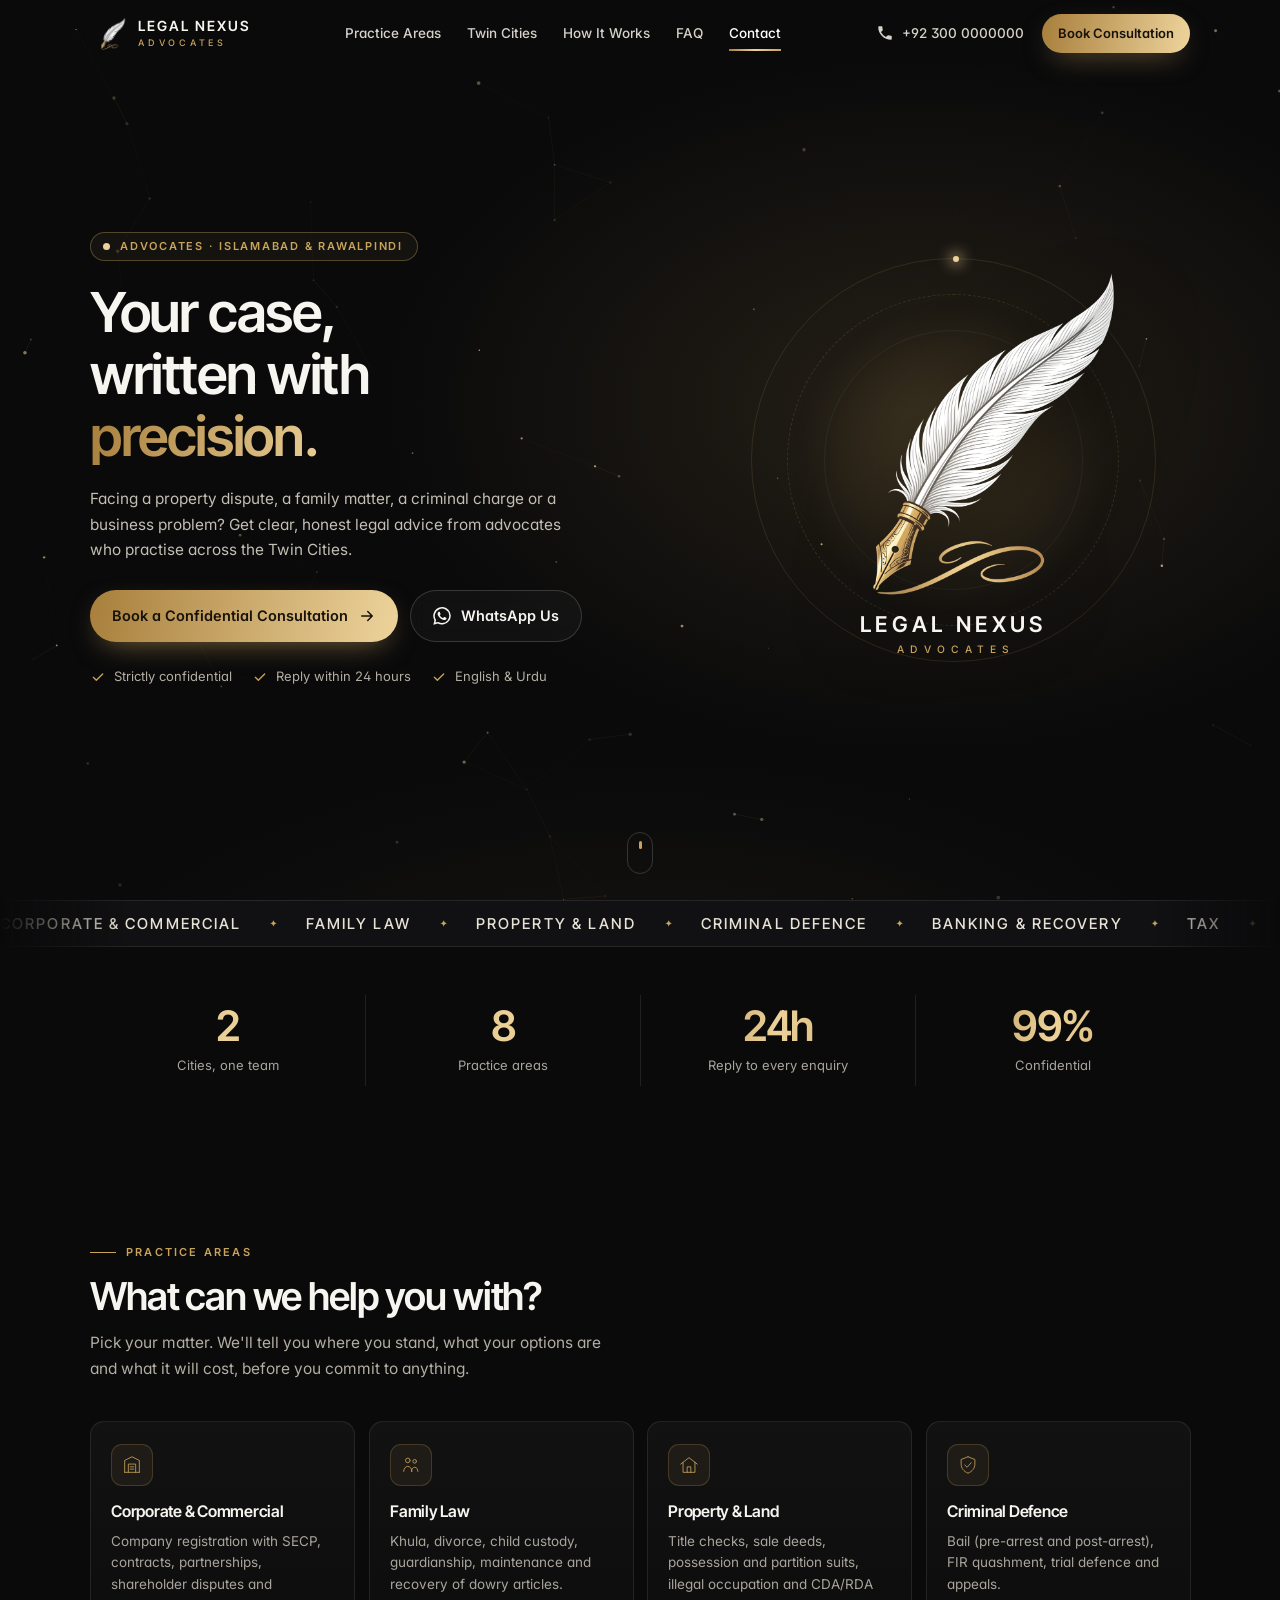
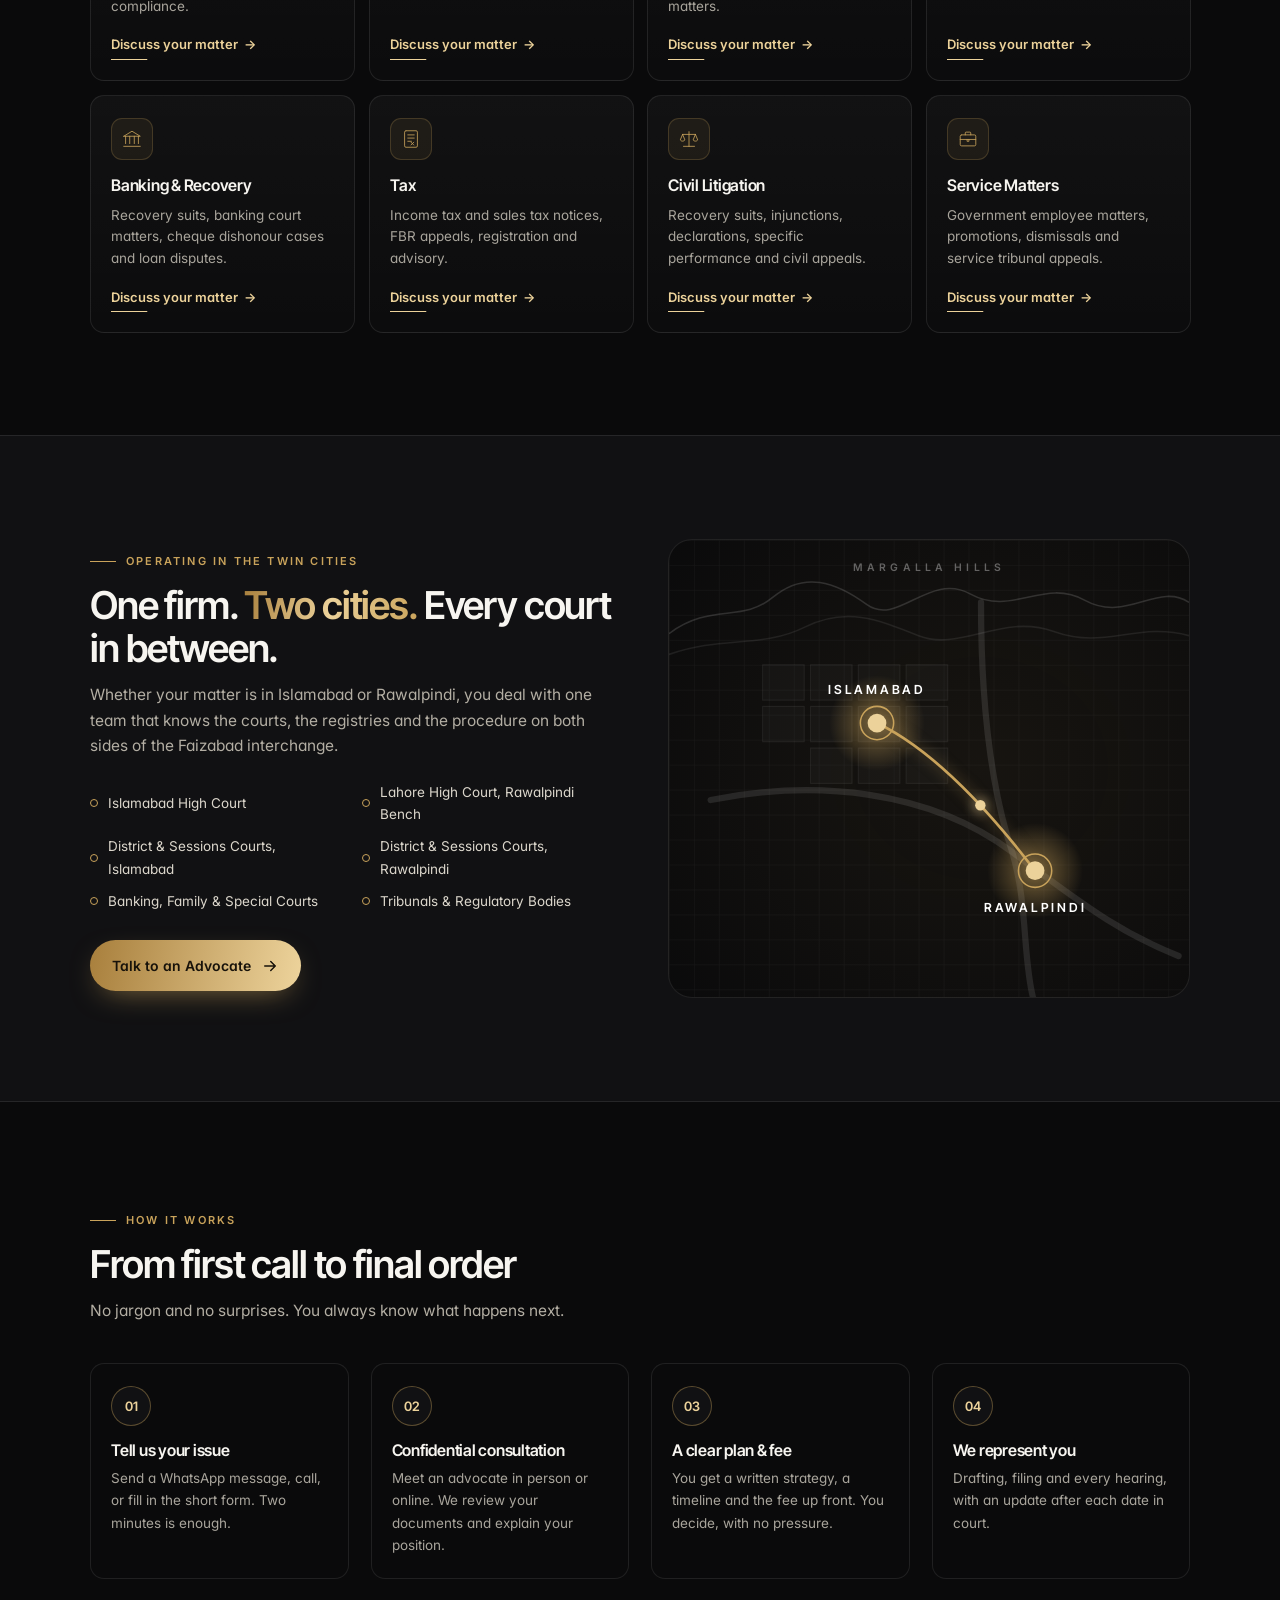
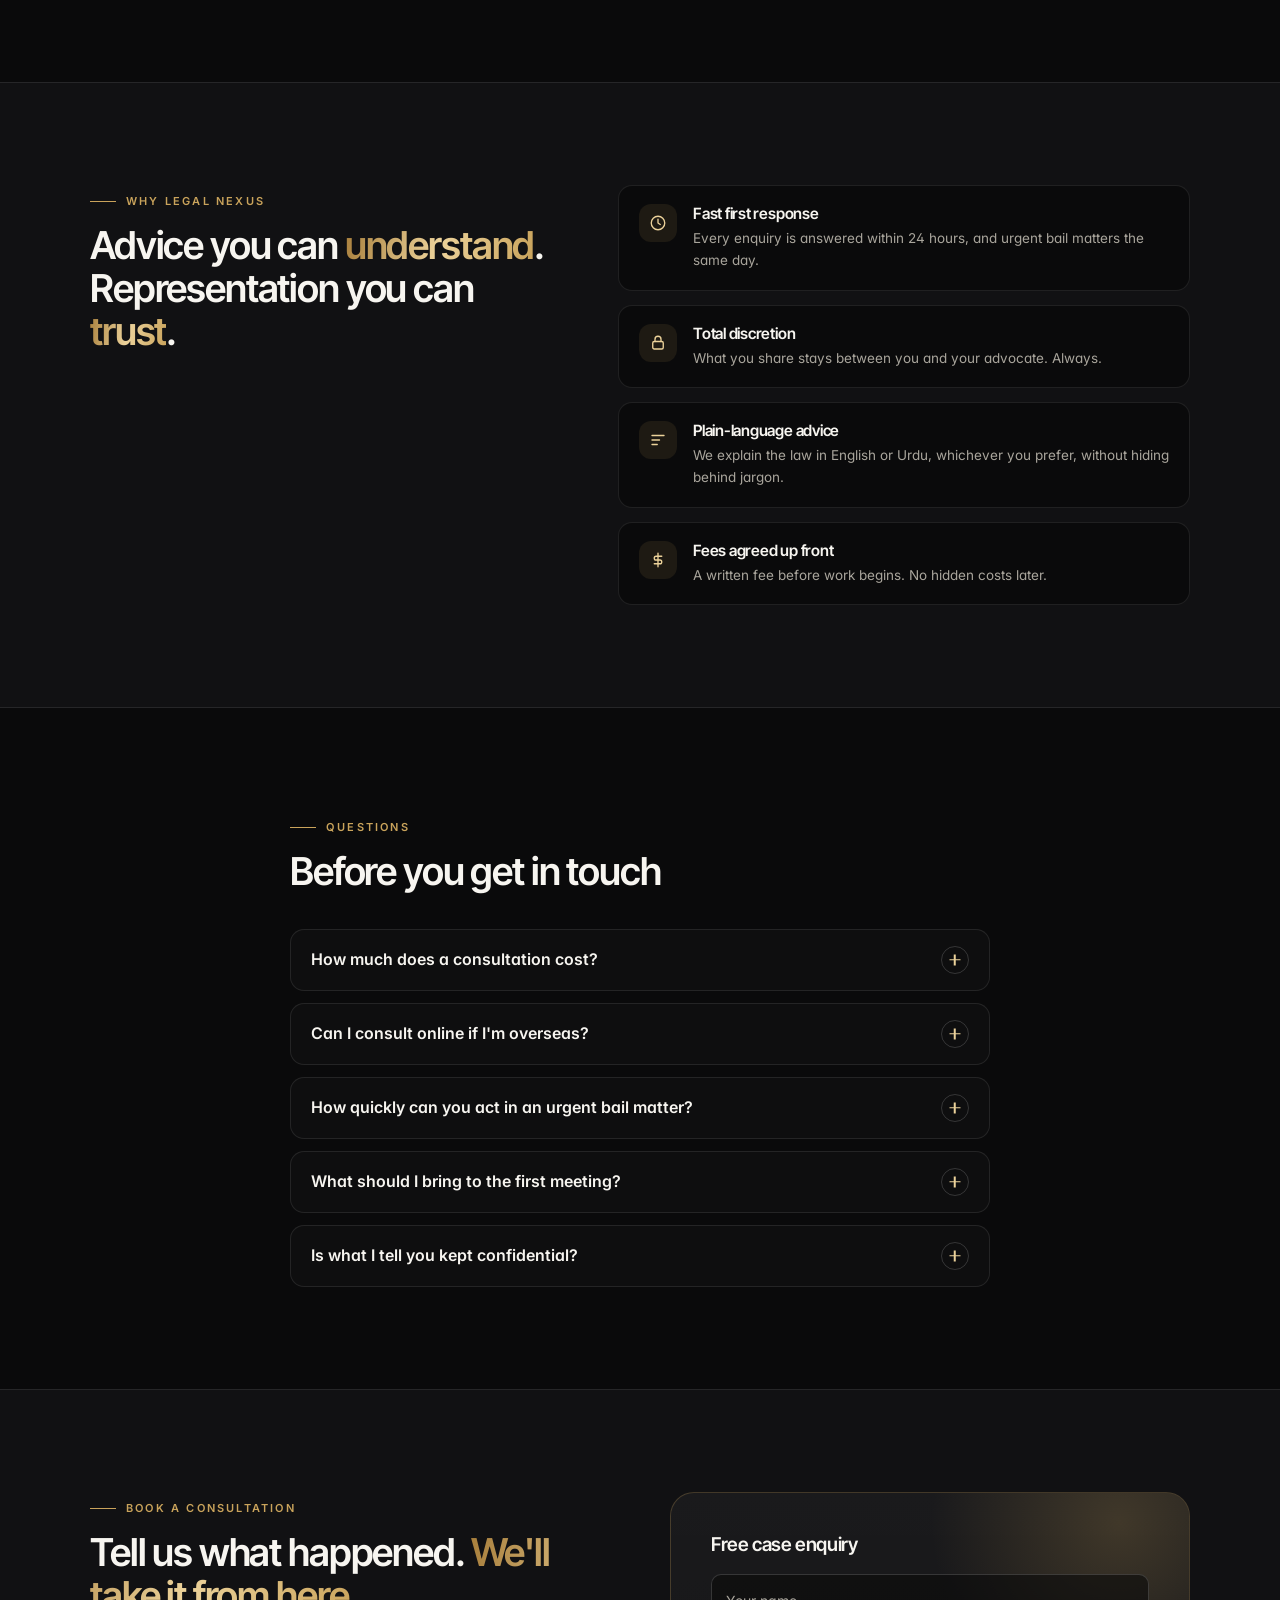
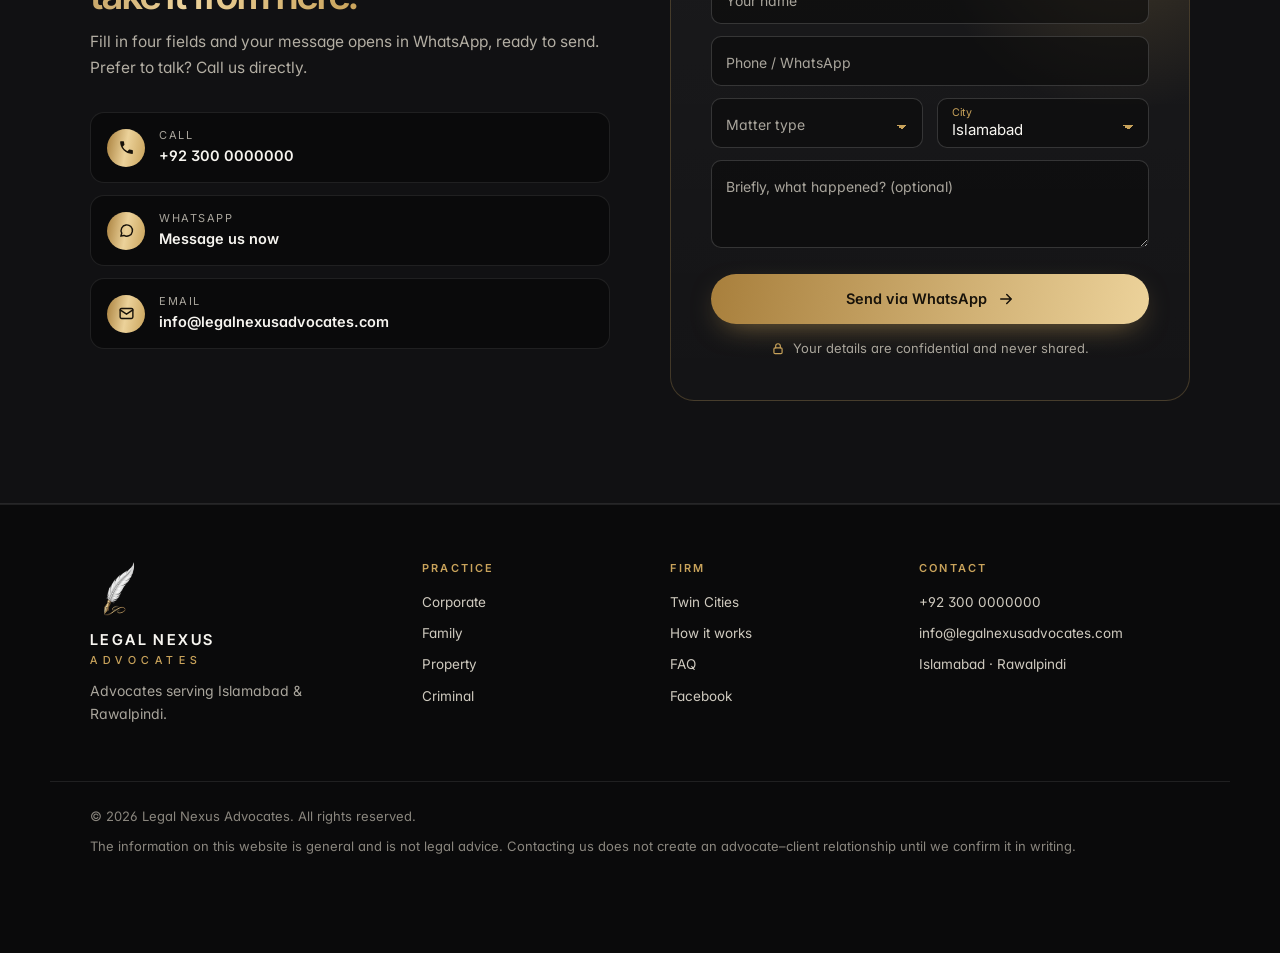
<file: index.html>
<!doctype html>
<html lang="en">
<head>
  <meta charset="utf-8" />
  <meta name="viewport" content="width=device-width, initial-scale=1" />
  <title>Legal Nexus Advocates | Lawyers in Islamabad &amp; Rawalpindi</title>
  <meta name="description" content="Legal Nexus Advocates: advocates serving Islamabad and Rawalpindi in corporate, family, property, criminal, banking, tax, civil and service matters. Book a confidential consultation." />
  <meta name="theme-color" content="#0a0a0b" />
  <link rel="icon" href="assets/favicon.png" type="image/png" />
  <link rel="apple-touch-icon" href="assets/favicon.png" />
  <meta property="og:title" content="Legal Nexus Advocates | Islamabad &amp; Rawalpindi" />
  <meta property="og:description" content="Clear legal advice and strong representation across the Twin Cities. Book a confidential consultation." />
  <meta property="og:image" content="assets/logo-full.png" />
  <link rel="preconnect" href="https://fonts.googleapis.com" />
  <link rel="preconnect" href="https://fonts.gstatic.com" crossorigin />
  <link href="https://fonts.googleapis.com/css2?family=Inter+Tight:wght@500;600;700&family=Inter:wght@400;500;600&display=swap" rel="stylesheet" />
  <link rel="stylesheet" href="styles.css" />
  <script type="application/ld+json">
  {
    "@context": "https://schema.org",
    "@type": "LegalService",
    "name": "Legal Nexus Advocates",
    "url": "https://legalnexusadvocates.com",
    "logo": "https://legalnexusadvocates.com/assets/logo-full.png",
    "areaServed": [{"@type": "City", "name": "Islamabad"}, {"@type": "City", "name": "Rawalpindi"}],
    "sameAs": ["https://www.facebook.com/legalnexusadvocates/"]
  }
  </script>
</head>
<body>
  <a class="skip" href="#main">Skip to content</a>

  <!-- Preloader: the nib writes the flourish once per visit -->
  <div class="preloader" aria-hidden="true">
    <div class="preloader__mark mark-anim"><img class="mark-anim__pen" src="assets/mark-pen.webp" alt="" width="1200" height="1035" /><img class="mark-anim__ink" src="assets/mark-ink.webp" alt="" width="1200" height="1035" /></div>
  </div>

  <div class="progress" aria-hidden="true"><span></span></div>
  <div class="cursor" aria-hidden="true"><span class="cursor__dot"></span><span class="cursor__ring"></span></div>

  <!-- ============ HEADER ============ -->
  <header class="header" id="top">
    <div class="container header__inner">
      <a href="#top" class="brand" aria-label="Legal Nexus Advocates, home">
        <img src="assets/mark-160.png" alt="" width="46" height="40" class="brand__mark" />
        <span class="brand__text"><b>Legal Nexus</b><small>Advocates</small></span>
      </a>
      <nav class="nav" aria-label="Main">
        <a href="#practice" class="nav__link">Practice Areas</a>
        <a href="#twin-cities" class="nav__link">Twin Cities</a>
        <a href="#process" class="nav__link">How It Works</a>
        <a href="#faq" class="nav__link">FAQ</a>
        <a href="#contact" class="nav__link">Contact</a>
      </nav>
      <div class="header__cta">
        <a class="header__phone js-call" href="tel:+923000000000">
          <svg viewBox="0 0 24 24" class="icon ring-icon"><path d="M6.6 10.8a15.1 15.1 0 0 0 6.6 6.6l2.2-2.2a1 1 0 0 1 1-.25 11.4 11.4 0 0 0 3.6.57 1 1 0 0 1 1 1V20a1 1 0 0 1-1 1A17 17 0 0 1 3 4a1 1 0 0 1 1-1h3.5a1 1 0 0 1 1 1c0 1.25.2 2.45.57 3.6a1 1 0 0 1-.25 1z"/></svg>
          <span class="js-phone-label">+92 300 0000000</span>
        </a>
        <a href="#contact" class="btn btn--gold btn--sm magnetic"><span>Book Consultation</span></a>
        <button class="burger" aria-label="Open menu" aria-expanded="false" aria-controls="mobile-menu"><span></span><span></span></button>
      </div>
    </div>
    <div class="mobile-menu" id="mobile-menu">
      <a href="#practice">Practice Areas</a>
      <a href="#twin-cities">Twin Cities</a>
      <a href="#process">How It Works</a>
      <a href="#faq">FAQ</a>
      <a href="#contact">Contact</a>
      <a href="#contact" class="btn btn--gold"><span>Book a Consultation</span></a>
    </div>
  </header>

  <main id="main">
    <!-- ============ HERO ============ -->
    <section class="hero">
      <canvas class="hero__canvas" aria-hidden="true"></canvas>
      <div class="hero__spot" aria-hidden="true"></div>
      <div class="container hero__grid">
        <div class="hero__copy">
          <p class="eyebrow hero__eyebrow"><span class="dot"></span> Advocates &middot; Islamabad &amp; Rawalpindi</p>
          <h1 class="hero__title">
            <span class="line"><span class="word">Your</span> <span class="word">case,</span></span>
            <span class="line"><span class="word">written</span> <span class="word">with</span></span>
            <span class="line"><span class="word word--gold">precision.</span></span>
          </h1>
          <p class="hero__sub">Facing a property dispute, a family matter, a criminal charge or a business problem? Get clear, honest legal advice from advocates who practise across the Twin Cities.</p>
          <div class="hero__ctas">
            <a href="#contact" class="btn btn--gold btn--lg magnetic"><span>Book a Confidential Consultation</span>
              <svg viewBox="0 0 24 24" class="icon arrow"><path d="M5 12h14M13 6l6 6-6 6"/></svg></a>
            <a href="https://wa.me/923000000000" class="btn btn--ghost btn--lg js-wa magnetic" target="_blank" rel="noopener">
              <svg viewBox="0 0 24 24" class="icon wa-icon"><path d="M20.5 3.5A11.8 11.8 0 0 0 1.9 17.7L.5 23.5l5.9-1.5a11.8 11.8 0 0 0 14.1-18.5zM12 21.4a9.6 9.6 0 0 1-4.9-1.3l-.35-.2-3.5.9.94-3.4-.23-.36A9.6 9.6 0 1 1 12 21.4zm5.3-7.2c-.3-.15-1.7-.85-2-.94s-.46-.15-.66.15-.76.94-.93 1.13-.34.22-.63.07a7.9 7.9 0 0 1-2.3-1.43 8.8 8.8 0 0 1-1.6-2c-.17-.3 0-.45.13-.6l.44-.52a2 2 0 0 0 .3-.49.55.55 0 0 0 0-.52c-.08-.15-.66-1.6-.9-2.18s-.48-.5-.66-.5h-.56a1.1 1.1 0 0 0-.78.36 3.3 3.3 0 0 0-1 2.45 5.7 5.7 0 0 0 1.2 3.03 13 13 0 0 0 5 4.4c.7.3 1.24.48 1.67.62a4 4 0 0 0 1.84.11 3 3 0 0 0 1.97-1.39 2.4 2.4 0 0 0 .17-1.39c-.07-.12-.27-.2-.56-.34z"/></svg>
              <span>WhatsApp Us</span></a>
          </div>
          <ul class="hero__trust">
            <li><svg viewBox="0 0 24 24" class="icon check"><path d="M5 12.5l4.5 4.5L19 7.5"/></svg> Strictly confidential</li>
            <li><svg viewBox="0 0 24 24" class="icon check"><path d="M5 12.5l4.5 4.5L19 7.5"/></svg> Reply within 24 hours</li>
            <li><svg viewBox="0 0 24 24" class="icon check"><path d="M5 12.5l4.5 4.5L19 7.5"/></svg> English &amp; Urdu</li>
          </ul>
        </div>

        <div class="hero__art" aria-hidden="true">
          <div class="hero__halo"></div>
          <div class="hero__orbit"><span></span><span></span><span></span></div>
          <div class="quill mark-anim">
            <div class="quill__pen"><img class="mark-anim__pen" src="assets/mark-pen.webp" alt="" width="1200" height="1035" fetchpriority="high" /><span class="quill__sheen"></span></div>
            <img class="mark-anim__ink" src="assets/mark-ink.webp" alt="" width="1200" height="1035" />
            <span class="quill__drop"></span>
          </div>
          <div class="hero__wordmark">
            <span class="wm-main">LEGAL NEXUS</span>
            <span class="wm-sub">ADVOCATES</span>
          </div>
        </div>
      </div>
      <a href="#practice" class="scroll-cue" aria-label="Scroll to practice areas"><span></span></a>
    </section>

    <!-- ============ MARQUEE ============ -->
    <div class="marquee" aria-hidden="true">
      <div class="marquee__track">
        <span>Corporate &amp; Commercial</span><i>&#10022;</i><span>Family Law</span><i>&#10022;</i><span>Property &amp; Land</span><i>&#10022;</i><span>Criminal Defence</span><i>&#10022;</i><span>Banking &amp; Recovery</span><i>&#10022;</i><span>Tax</span><i>&#10022;</i><span>Civil Litigation</span><i>&#10022;</i><span>Service Matters</span><i>&#10022;</i>
        <span>Corporate &amp; Commercial</span><i>&#10022;</i><span>Family Law</span><i>&#10022;</i><span>Property &amp; Land</span><i>&#10022;</i><span>Criminal Defence</span><i>&#10022;</i><span>Banking &amp; Recovery</span><i>&#10022;</i><span>Tax</span><i>&#10022;</i><span>Civil Litigation</span><i>&#10022;</i><span>Service Matters</span><i>&#10022;</i>
      </div>
    </div>

    <!-- ============ STATS ============ -->
    <section class="stats">
      <div class="container stats__grid">
        <div class="stat reveal"><b><span class="count" data-to="2">0</span></b><span>Cities, one team</span></div>
        <div class="stat reveal"><b><span class="count" data-to="8">0</span></b><span>Practice areas</span></div>
        <div class="stat reveal"><b><span class="count" data-to="24">0</span>h</b><span>Reply to every enquiry</span></div>
        <div class="stat reveal"><b><span class="count" data-to="100">0</span>%</b><span>Confidential</span></div>
      </div>
    </section>

    <!-- ============ PRACTICE AREAS ============ -->
    <section class="section" id="practice">
      <div class="container">
        <header class="section__head reveal">
          <p class="eyebrow">Practice Areas</p>
          <h2 class="section__title">What can we help you with?</h2>
          <p class="section__lead">Pick your matter. We'll tell you where you stand, what your options are and what it will cost, before you commit to anything.</p>
        </header>
        <div class="cards">
          <article class="card reveal" data-area="Corporate & Commercial">
            <div class="card__icon"><svg viewBox="0 0 48 48"><path d="M8 40V14l16-8 16 8v26M8 40h32M16 40V22h16v18M20 28h8M20 33h8"/></svg></div>
            <h3>Corporate &amp; Commercial</h3>
            <p>Company registration with SECP, contracts, partnerships, shareholder disputes and compliance.</p>
            <button class="card__cta js-area" type="button">Discuss your matter <span>&rarr;</span></button>
          </article>
          <article class="card reveal" data-area="Family Law">
            <div class="card__icon"><svg viewBox="0 0 48 48"><circle cx="17" cy="14" r="5"/><circle cx="32" cy="16" r="4"/><path d="M8 38c0-6 4-11 9-11s9 5 9 11M25 38c0-5 3-9 7-9s7 4 7 9"/></svg></div>
            <h3>Family Law</h3>
            <p>Khula, divorce, child custody, guardianship, maintenance and recovery of dowry articles.</p>
            <button class="card__cta js-area" type="button">Discuss your matter <span>&rarr;</span></button>
          </article>
          <article class="card reveal" data-area="Property & Land">
            <div class="card__icon"><svg viewBox="0 0 48 48"><path d="M6 22L24 8l18 14M11 18v22h26V18M20 40V28h8v12"/></svg></div>
            <h3>Property &amp; Land</h3>
            <p>Title checks, sale deeds, possession and partition suits, illegal occupation and CDA/RDA matters.</p>
            <button class="card__cta js-area" type="button">Discuss your matter <span>&rarr;</span></button>
          </article>
          <article class="card reveal" data-area="Criminal Defence">
            <div class="card__icon"><svg viewBox="0 0 48 48"><path d="M24 6l15 6v10c0 9-6 16-15 20C15 38 9 31 9 22V12z"/><path d="M17 24l5 5 9-10"/></svg></div>
            <h3>Criminal Defence</h3>
            <p>Bail (pre-arrest and post-arrest), FIR quashment, trial defence and appeals.</p>
            <button class="card__cta js-area" type="button">Discuss your matter <span>&rarr;</span></button>
          </article>
          <article class="card reveal" data-area="Banking & Recovery">
            <div class="card__icon"><svg viewBox="0 0 48 48"><path d="M6 18h36L24 7zM10 18v16M19 18v16M29 18v16M38 18v16M6 40h36"/></svg></div>
            <h3>Banking &amp; Recovery</h3>
            <p>Recovery suits, banking court matters, cheque dishonour cases and loan disputes.</p>
            <button class="card__cta js-area" type="button">Discuss your matter <span>&rarr;</span></button>
          </article>
          <article class="card reveal" data-area="Tax">
            <div class="card__icon"><svg viewBox="0 0 48 48"><rect x="10" y="6" width="28" height="36" rx="3"/><path d="M17 15h14M17 22h14M17 29h8M30 31l-6 6M24 31l6 6"/></svg></div>
            <h3>Tax</h3>
            <p>Income tax and sales tax notices, FBR appeals, registration and advisory.</p>
            <button class="card__cta js-area" type="button">Discuss your matter <span>&rarr;</span></button>
          </article>
          <article class="card reveal" data-area="Civil Litigation">
            <div class="card__icon"><svg viewBox="0 0 48 48"><path d="M24 8v32M12 40h24M10 14h28M10 14l-5 12a6 6 0 0 0 10 0zM38 14l-5 12a6 6 0 0 0 10 0z"/></svg></div>
            <h3>Civil Litigation</h3>
            <p>Recovery suits, injunctions, declarations, specific performance and civil appeals.</p>
            <button class="card__cta js-area" type="button">Discuss your matter <span>&rarr;</span></button>
          </article>
          <article class="card reveal" data-area="Service Matters">
            <div class="card__icon"><svg viewBox="0 0 48 48"><rect x="7" y="15" width="34" height="24" rx="3"/><path d="M18 15v-4a2 2 0 0 1 2-2h8a2 2 0 0 1 2 2v4M7 25h34M22 25v4h4v-4"/></svg></div>
            <h3>Service Matters</h3>
            <p>Government employee matters, promotions, dismissals and service tribunal appeals.</p>
            <button class="card__cta js-area" type="button">Discuss your matter <span>&rarr;</span></button>
          </article>
        </div>
      </div>
    </section>

    <!-- ============ TWIN CITIES ============ -->
    <section class="section section--dark" id="twin-cities">
      <div class="container twin">
        <div class="twin__copy reveal">
          <p class="eyebrow">Operating in the Twin Cities</p>
          <h2 class="section__title">One firm. <em>Two cities.</em> Every court in between.</h2>
          <p class="section__lead">Whether your matter is in Islamabad or Rawalpindi, you deal with one team that knows the courts, the registries and the procedure on both sides of the Faizabad interchange.</p>
          <!-- TODO: confirm this list matches the courts the firm actually appears in -->
          <ul class="courts">
            <li><span></span>Islamabad High Court</li>
            <li><span></span>Lahore High Court, Rawalpindi Bench</li>
            <li><span></span>District &amp; Sessions Courts, Islamabad</li>
            <li><span></span>District &amp; Sessions Courts, Rawalpindi</li>
            <li><span></span>Banking, Family &amp; Special Courts</li>
            <li><span></span>Tribunals &amp; Regulatory Bodies</li>
          </ul>
          <a href="#contact" class="btn btn--gold magnetic"><span>Talk to an Advocate</span>
            <svg viewBox="0 0 24 24" class="icon arrow"><path d="M5 12h14M13 6l6 6-6 6"/></svg></a>
        </div>
        <div class="twin__map reveal" aria-hidden="true">
          <svg viewBox="0 0 500 440" class="map">
            <defs>
              <radialGradient id="glow"><stop offset="0" stop-color="#c9a35b" stop-opacity=".55"/><stop offset="1" stop-color="#c9a35b" stop-opacity="0"/></radialGradient>
              <pattern id="grid" width="24" height="24" patternUnits="userSpaceOnUse"><path d="M24 0H0V24" fill="none" stroke="rgba(255,255,255,.05)"/></pattern>
            </defs>
            <rect width="500" height="440" fill="url(#grid)" />
            <!-- Margalla hills -->
            <path class="map__hills" d="M0 90 C40 60 70 80 100 55 S160 40 190 62 S250 30 290 52 S360 36 400 58 S470 40 500 60" />
            <path class="map__hills map__hills--2" d="M0 110 C50 92 90 104 130 84 S200 76 240 92 S320 70 370 88 S450 78 500 92" />
            <!-- Islamabad sector grid -->
            <g class="map__sectors">
              <rect x="90" y="120" width="40" height="34" /><rect x="136" y="120" width="40" height="34" /><rect x="182" y="120" width="40" height="34" /><rect x="228" y="120" width="40" height="34" />
              <rect x="90" y="160" width="40" height="34" /><rect x="136" y="160" width="40" height="34" /><rect x="182" y="160" width="40" height="34" /><rect x="228" y="160" width="40" height="34" />
              <rect x="136" y="200" width="40" height="34" /><rect x="182" y="200" width="40" height="34" /><rect x="228" y="200" width="40" height="34" />
            </g>
            <!-- Roads -->
            <path class="map__road" d="M40 250 C140 230 250 240 330 300 S440 380 490 400" />
            <path class="map__road" d="M300 60 C300 160 310 240 330 300 C345 350 340 400 350 440" />
            <!-- Connection -->
            <path class="map__link" d="M200 176 C 250 200, 300 250, 352 318" />
            <circle class="map__pulse" r="5" fill="#ecd29a"><animateMotion dur="3.2s" repeatCount="indefinite" path="M200 176 C 250 200, 300 250, 352 318" /></circle>
            <!-- Nodes -->
            <g class="map__node" transform="translate(200 176)">
              <circle r="46" fill="url(#glow)" class="map__halo" />
              <circle r="9" class="map__dot" /><circle r="16" class="map__ring" />
              <text x="0" y="-28" text-anchor="middle">ISLAMABAD</text>
            </g>
            <g class="map__node map__node--b" transform="translate(352 318)">
              <circle r="46" fill="url(#glow)" class="map__halo" />
              <circle r="9" class="map__dot" /><circle r="16" class="map__ring" />
              <text x="0" y="40" text-anchor="middle">RAWALPINDI</text>
            </g>
            <text x="250" y="30" text-anchor="middle" class="map__label">MARGALLA HILLS</text>
          </svg>
        </div>
      </div>
    </section>

    <!-- ============ PROCESS ============ -->
    <section class="section" id="process">
      <div class="container">
        <header class="section__head reveal">
          <p class="eyebrow">How It Works</p>
          <h2 class="section__title">From first call to final order</h2>
          <p class="section__lead">No jargon and no surprises. You always know what happens next.</p>
        </header>
        <ol class="steps">
          <li class="step reveal"><span class="step__num">01</span><h3>Tell us your issue</h3><p>Send a WhatsApp message, call, or fill in the short form. Two minutes is enough.</p></li>
          <li class="step reveal"><span class="step__num">02</span><h3>Confidential consultation</h3><p>Meet an advocate in person or online. We review your documents and explain your position.</p></li>
          <li class="step reveal"><span class="step__num">03</span><h3>A clear plan &amp; fee</h3><p>You get a written strategy, a timeline and the fee up front. You decide, with no pressure.</p></li>
          <li class="step reveal"><span class="step__num">04</span><h3>We represent you</h3><p>Drafting, filing and every hearing, with an update after each date in court.</p></li>
        </ol>
        <div class="steps__line" aria-hidden="true"><span></span></div>
      </div>
    </section>

    <!-- ============ WHY ============ -->
    <section class="section section--dark why">
      <div class="container why__grid">
        <div class="why__intro reveal">
          <p class="eyebrow">Why Legal Nexus</p>
          <h2 class="section__title">Advice you can <em>understand</em>. Representation you can <em>trust</em>.</h2>
        </div>
        <div class="why__list">
          <div class="why__item reveal"><span class="why__icon"><svg viewBox="0 0 24 24"><circle cx="12" cy="12" r="9"/><path d="M12 7v5l3 2"/></svg></span><div><h3>Fast first response</h3><p>Every enquiry is answered within 24 hours, and urgent bail matters the same day.</p></div></div>
          <div class="why__item reveal"><span class="why__icon"><svg viewBox="0 0 24 24"><rect x="5" y="10" width="14" height="10" rx="2"/><path d="M8 10V7a4 4 0 0 1 8 0v3"/></svg></span><div><h3>Total discretion</h3><p>What you share stays between you and your advocate. Always.</p></div></div>
          <div class="why__item reveal"><span class="why__icon"><svg viewBox="0 0 24 24"><path d="M4 6h16M4 12h10M4 18h7"/></svg></span><div><h3>Plain-language advice</h3><p>We explain the law in English or Urdu, whichever you prefer, without hiding behind jargon.</p></div></div>
          <div class="why__item reveal"><span class="why__icon"><svg viewBox="0 0 24 24"><path d="M12 3v18M17 7H9.5a2.5 2.5 0 0 0 0 5h5a2.5 2.5 0 0 1 0 5H7"/></svg></span><div><h3>Fees agreed up front</h3><p>A written fee before work begins. No hidden costs later.</p></div></div>
        </div>
      </div>
    </section>

    <!-- ============ FAQ ============ -->
    <section class="section" id="faq">
      <div class="container faq">
        <header class="section__head reveal">
          <p class="eyebrow">Questions</p>
          <h2 class="section__title">Before you get in touch</h2>
        </header>
        <div class="faq__list">
          <details class="qa reveal"><summary>How much does a consultation cost?<i></i></summary><div class="qa__a"><p>We confirm the consultation fee when you book, before you come in. For many matters, the first short call to understand your issue is free.</p></div></details>
          <details class="qa reveal"><summary>Can I consult online if I'm overseas?<i></i></summary><div class="qa__a"><p>Yes. Overseas Pakistanis can consult over WhatsApp or video call, and we can handle matters in Islamabad and Rawalpindi through a power of attorney.</p></div></details>
          <details class="qa reveal"><summary>How quickly can you act in an urgent bail matter?<i></i></summary><div class="qa__a"><p>Call or WhatsApp us directly rather than using the form. Urgent criminal matters are taken up the same day wherever possible.</p></div></details>
          <details class="qa reveal"><summary>What should I bring to the first meeting?<i></i></summary><div class="qa__a"><p>Your CNIC, plus any documents related to your matter: notices, FIR copy, agreements, property papers or court orders. If you're unsure, bring everything and we'll sort it.</p></div></details>
          <details class="qa reveal"><summary>Is what I tell you kept confidential?<i></i></summary><div class="qa__a"><p>Yes. Communications with your advocate are privileged and kept strictly confidential.</p></div></details>
        </div>
      </div>
    </section>

    <!-- ============ CONTACT / CONVERSION ============ -->
    <section class="section section--dark contact" id="contact">
      <div class="container contact__grid">
        <div class="contact__copy reveal">
          <p class="eyebrow">Book a Consultation</p>
          <h2 class="section__title">Tell us what happened. <em>We'll take it from here.</em></h2>
          <p class="section__lead">Fill in four fields and your message opens in WhatsApp, ready to send. Prefer to talk? Call us directly.</p>
          <div class="contact__cards">
            <a class="ccard js-call magnetic" href="tel:+923000000000">
              <span class="ccard__icon"><svg viewBox="0 0 24 24" class="ring-icon"><path d="M6.6 10.8a15.1 15.1 0 0 0 6.6 6.6l2.2-2.2a1 1 0 0 1 1-.25 11.4 11.4 0 0 0 3.6.57 1 1 0 0 1 1 1V20a1 1 0 0 1-1 1A17 17 0 0 1 3 4a1 1 0 0 1 1-1h3.5a1 1 0 0 1 1 1c0 1.25.2 2.45.57 3.6a1 1 0 0 1-.25 1z"/></svg></span>
              <span><small>Call</small><b class="js-phone-label">+92 300 0000000</b></span>
            </a>
            <a class="ccard js-wa magnetic" href="https://wa.me/923000000000" target="_blank" rel="noopener">
              <span class="ccard__icon"><svg viewBox="0 0 24 24"><path d="M4 20l1.3-4.2A8 8 0 1 1 8.4 19z"/></svg></span>
              <span><small>WhatsApp</small><b>Message us now</b></span>
            </a>
            <a class="ccard" href="mailto:info@legalnexusadvocates.com">
              <span class="ccard__icon"><svg viewBox="0 0 24 24"><rect x="3" y="5" width="18" height="14" rx="2"/><path d="M3 7l9 6 9-6"/></svg></span>
              <span><small>Email</small><b>info@legalnexusadvocates.com</b></span>
            </a>
          </div>
        </div>

        <form class="form reveal" novalidate>
          <div class="form__glow" aria-hidden="true"></div>
          <h3 class="form__title">Free case enquiry</h3>
          <div class="field">
            <input id="f-name" name="name" type="text" autocomplete="name" required placeholder=" " />
            <label for="f-name">Your name</label>
            <span class="field__err">Please enter your name</span>
          </div>
          <div class="field">
            <input id="f-phone" name="phone" type="tel" autocomplete="tel" inputmode="tel" required placeholder=" " pattern="[0-9+\s\-]{10,16}" />
            <label for="f-phone">Phone / WhatsApp</label>
            <span class="field__err">Please enter a valid number</span>
          </div>
          <div class="field-row">
            <div class="field field--select">
              <select id="f-area" name="area" required>
                <option value="" disabled selected hidden></option>
                <option>Corporate &amp; Commercial</option>
                <option>Family Law</option>
                <option>Property &amp; Land</option>
                <option>Criminal Defence</option>
                <option>Banking &amp; Recovery</option>
                <option>Tax</option>
                <option>Civil Litigation</option>
                <option>Service Matters</option>
                <option>Something else</option>
              </select>
              <label for="f-area">Matter type</label>
              <span class="field__err">Please choose one</span>
            </div>
            <div class="field field--select">
              <select id="f-city" name="city">
                <option>Islamabad</option>
                <option>Rawalpindi</option>
                <option>Overseas</option>
              </select>
              <label for="f-city" class="is-up">City</label>
            </div>
          </div>
          <div class="field">
            <textarea id="f-msg" name="message" rows="3" placeholder=" "></textarea>
            <label for="f-msg">Briefly, what happened? (optional)</label>
          </div>
          <button class="btn btn--gold btn--lg btn--block form__submit magnetic" type="submit">
            <span class="form__submit-label">Send via WhatsApp</span>
            <svg viewBox="0 0 24 24" class="icon arrow"><path d="M5 12h14M13 6l6 6-6 6"/></svg>
          </button>
          <p class="form__note"><svg viewBox="0 0 24 24" class="icon"><rect x="5" y="10" width="14" height="10" rx="2"/><path d="M8 10V7a4 4 0 0 1 8 0v3"/></svg> Your details are confidential and never shared.</p>
          <div class="form__done" aria-live="polite">
            <svg viewBox="0 0 52 52" class="tick"><circle cx="26" cy="26" r="24"/><path d="M15 27l7 7 15-16"/></svg>
            <h3>Opening WhatsApp&hellip;</h3>
            <p>Just press send. An advocate will reply within 24 hours.</p>
            <button type="button" class="link js-reset">Send another enquiry</button>
          </div>
        </form>
      </div>
    </section>
  </main>

  <!-- ============ FOOTER ============ -->
  <footer class="footer">
    <div class="container footer__grid">
      <div class="footer__brand">
        <img src="assets/mark-160.png" alt="" width="64" height="55" />
        <p class="footer__name">LEGAL NEXUS <span>ADVOCATES</span></p>
        <p class="footer__tag">Advocates serving Islamabad &amp; Rawalpindi.</p>
      </div>
      <div>
        <h4>Practice</h4>
        <ul><li><a href="#practice">Corporate</a></li><li><a href="#practice">Family</a></li><li><a href="#practice">Property</a></li><li><a href="#practice">Criminal</a></li></ul>
      </div>
      <div>
        <h4>Firm</h4>
        <ul><li><a href="#twin-cities">Twin Cities</a></li><li><a href="#process">How it works</a></li><li><a href="#faq">FAQ</a></li><li><a href="https://www.facebook.com/legalnexusadvocates/" target="_blank" rel="noopener">Facebook</a></li></ul>
      </div>
      <div>
        <h4>Contact</h4>
        <ul><li><a class="js-call" href="tel:+923000000000"><span class="js-phone-label">+92 300 0000000</span></a></li><li><a href="mailto:info@legalnexusadvocates.com">info@legalnexusadvocates.com</a></li><li>Islamabad &middot; Rawalpindi</li></ul>
      </div>
    </div>
    <div class="container footer__legal">
      <p>&copy; <span class="js-year">2026</span> Legal Nexus Advocates. All rights reserved.</p>
      <p>The information on this website is general and is not legal advice. Contacting us does not create an advocate&ndash;client relationship until we confirm it in writing.</p>
    </div>
  </footer>

  <!-- Floating WhatsApp + mobile action bar -->
  <a class="fab js-wa" href="https://wa.me/923000000000" target="_blank" rel="noopener" aria-label="Chat on WhatsApp">
    <svg viewBox="0 0 24 24"><path d="M20.5 3.5A11.8 11.8 0 0 0 1.9 17.7L.5 23.5l5.9-1.5a11.8 11.8 0 0 0 14.1-18.5zM12 21.4a9.6 9.6 0 0 1-4.9-1.3l-.35-.2-3.5.9.94-3.4-.23-.36A9.6 9.6 0 1 1 12 21.4zm5.3-7.2c-.3-.15-1.7-.85-2-.94s-.46-.15-.66.15-.76.94-.93 1.13-.34.22-.63.07a7.9 7.9 0 0 1-2.3-1.43 8.8 8.8 0 0 1-1.6-2c-.17-.3 0-.45.13-.6l.44-.52a2 2 0 0 0 .3-.49.55.55 0 0 0 0-.52c-.08-.15-.66-1.6-.9-2.18s-.48-.5-.66-.5h-.56a1.1 1.1 0 0 0-.78.36 3.3 3.3 0 0 0-1 2.45 5.7 5.7 0 0 0 1.2 3.03 13 13 0 0 0 5 4.4c.7.3 1.24.48 1.67.62a4 4 0 0 0 1.84.11 3 3 0 0 0 1.97-1.39 2.4 2.4 0 0 0 .17-1.39c-.07-.12-.27-.2-.56-.34z"/></svg>
    <span class="fab__tip">Chat with an advocate</span>
  </a>
  <nav class="actionbar" aria-label="Quick actions">
    <a class="js-call" href="tel:+923000000000"><svg viewBox="0 0 24 24"><path d="M6.6 10.8a15.1 15.1 0 0 0 6.6 6.6l2.2-2.2a1 1 0 0 1 1-.25 11.4 11.4 0 0 0 3.6.57 1 1 0 0 1 1 1V20a1 1 0 0 1-1 1A17 17 0 0 1 3 4a1 1 0 0 1 1-1h3.5a1 1 0 0 1 1 1c0 1.25.2 2.45.57 3.6a1 1 0 0 1-.25 1z"/></svg>Call</a>
    <a class="js-wa" href="https://wa.me/923000000000" target="_blank" rel="noopener"><svg viewBox="0 0 24 24"><path d="M4 20l1.3-4.2A8 8 0 1 1 8.4 19z"/></svg>WhatsApp</a>
    <a href="#contact" class="actionbar__main">Book Consultation</a>
  </nav>

  <script src="script.js" defer></script>
</body>
</html>
</file>
<file: styles.css>
/* =========================================================
   Legal Nexus Advocates — styles
   Palette from the logo: ink black, quill white, nib gold
   ========================================================= */
:root {
  --ink: #0a0a0b;
  --ink-2: #111113;
  --ink-3: #18181b;
  --line: rgba(255, 255, 255, .09);
  --line-2: rgba(255, 255, 255, .16);
  --white: #f7f5f0;
  --muted: #a9a59c;
  --gold: #c9a35b;
  --gold-hi: #ecd29a;
  --gold-lo: #a87f3c;
  --gold-grad: linear-gradient(100deg, var(--gold-lo), var(--gold-hi) 50%, var(--gold));
  --serif: "Inter Tight", "Inter", system-ui, sans-serif; /* display */
  --sans: "Inter", system-ui, -apple-system, "Segoe UI", sans-serif;
  --ease: cubic-bezier(.2, .8, .2, 1);
  --ease-out: cubic-bezier(.16, 1, .3, 1);
  --radius: 18px;
  --gutter: clamp(16px, 4vw, 40px);
  --header-h: 68px;
  color-scheme: dark;
}

*, *::before, *::after { box-sizing: border-box; }
html { scroll-behavior: smooth; scroll-padding-top: var(--header-h); -webkit-text-size-adjust: 100%; }
body {
  margin: 0; background: var(--ink); color: var(--white);
  font: 400 15px/1.65 var(--sans); overflow-x: hidden; font-feature-settings: "cv11", "ss01";
  -webkit-font-smoothing: antialiased;
}
body.is-loading { overflow: hidden; }
img, svg { display: block; max-width: 100%; }
a { color: inherit; text-decoration: none; }
button { font: inherit; color: inherit; background: none; border: 0; cursor: pointer; }
h1, h2, h3, h4 { margin: 0; font-weight: 600; }
p { margin: 0; }
::selection { background: var(--gold); color: var(--ink); }
:focus-visible { outline: 2px solid var(--gold-hi); outline-offset: 3px; border-radius: 6px; }

.container { width: 100%; max-width: 1180px; margin: 0 auto; padding: 0 var(--gutter); }
.skip { position: absolute; left: -999px; top: 8px; z-index: 999; background: var(--gold); color: var(--ink); padding: 8px 14px; border-radius: 8px; }
.skip:focus { left: 8px; }
.icon { width: 18px; height: 18px; fill: none; stroke: currentColor; stroke-width: 2; stroke-linecap: round; stroke-linejoin: round; flex: none; }
.ring-icon, .wa-icon { fill: currentColor; stroke: none; }

/* ---------- Preloader ---------- */
.preloader {
  position: fixed; inset: 0; z-index: 200; display: grid; place-items: center;
  background: var(--ink); transition: opacity .6s var(--ease), visibility .6s;
}
.preloader__mark { width: min(240px, 52vw); }
.preloader .mark-anim__pen { opacity: 0; transform: translate(18px, -18px); animation: preFeather .6s var(--ease-out) .05s forwards; }
.preloader .mark-anim__ink { animation: inkWipe 1s var(--ease) .45s forwards; }
.preloader.is-done { opacity: 0; visibility: hidden; }
@keyframes preFeather { to { opacity: 1; transform: none; } }
@keyframes inkWipe { to { -webkit-mask-position: 0 0; mask-position: 0 0; } }

/* shared: the logo as two stacked layers (pen + gold ink) */
.mark-anim { position: relative; }
.mark-anim img { display: block; width: 100%; height: auto; }
.mark-anim__ink {
  position: absolute; inset: 0;
  -webkit-mask-image: linear-gradient(90deg, #000 45%, transparent 55%); mask-image: linear-gradient(90deg, #000 45%, transparent 55%);
  -webkit-mask-size: 220% 100%; mask-size: 220% 100%; -webkit-mask-repeat: no-repeat; mask-repeat: no-repeat;
  -webkit-mask-position: 100% 0; mask-position: 100% 0;
}

/* ---------- Scroll progress + cursor ---------- */
.progress { position: fixed; inset: 0 0 auto; height: 2px; z-index: 120; pointer-events: none; }
.progress span { display: block; height: 100%; width: 100%; background: var(--gold-grad); transform-origin: 0 50%; transform: scaleX(0); }

.cursor { position: fixed; inset: 0; pointer-events: none; z-index: 150; display: none; opacity: 0; transition: opacity .3s; }
.cursor.is-on { opacity: 1; }
.cursor__dot, .cursor__ring { position: fixed; left: 0; top: 0; border-radius: 50%; transform: translate(-50%, -50%); }
.cursor__dot { width: 6px; height: 6px; background: var(--gold-hi); }
.cursor__ring {
  width: 34px; height: 34px; border: 1px solid rgba(236, 210, 154, .55);
  transition: width .3s var(--ease), height .3s var(--ease), background .3s, border-color .3s;
}
.cursor.is-hover .cursor__ring { width: 62px; height: 62px; background: rgba(201, 163, 91, .1); border-color: transparent; }
@media (hover: hover) and (pointer: fine) {
  .cursor { display: block; }
}

/* ---------- Buttons ---------- */
.btn {
  --pad: 14px 22px;
  position: relative; display: inline-flex; align-items: center; justify-content: center; gap: 10px;
  padding: var(--pad); border-radius: 999px; font-weight: 600; font-size: 14px; letter-spacing: 0;
  overflow: hidden; isolation: isolate; white-space: nowrap;
  transition: transform .35s var(--ease), box-shadow .35s var(--ease), background .3s, color .3s, border-color .3s;
}
.btn span { position: relative; z-index: 1; }
.btn .icon { position: relative; z-index: 1; }
.btn--sm { --pad: 9px 16px; font-size: 13px; }
.btn--lg { --pad: 13px 22px; font-size: 14.5px; }
.btn--block { width: 100%; }
.btn--gold { background: var(--gold-grad); background-size: 200% 100%; color: #17120a; box-shadow: 0 10px 30px -12px rgba(201, 163, 91, .7); }
.btn--gold::after { /* shine sweep */
  content: ""; position: absolute; inset: -2px auto -2px -60%; width: 45%; z-index: 0;
  background: linear-gradient(100deg, transparent, rgba(255, 255, 255, .65), transparent);
  transform: skewX(-20deg); animation: shine 4.5s var(--ease) infinite;
}
.btn--gold:hover { box-shadow: 0 16px 40px -12px rgba(201, 163, 91, .9); background-position: 100% 0; }
.btn--ghost { border: 1px solid var(--line-2); color: var(--white); background: rgba(255, 255, 255, .03); backdrop-filter: blur(8px); }
.btn--ghost::before {
  content: ""; position: absolute; inset: 0; z-index: 0; background: rgba(201, 163, 91, .14);
  transform: translateY(101%); transition: transform .45s var(--ease-out);
}
.btn--ghost:hover { border-color: rgba(201, 163, 91, .6); color: #fff; }
.btn--ghost:hover::before { transform: none; }
.btn:active { transform: scale(.97); }
.btn .arrow { transition: transform .35s var(--ease); }
.btn:hover .arrow { transform: translateX(4px); }
@keyframes shine { 0%, 55% { left: -60%; } 80%, 100% { left: 130%; } }

/* ---------- Header ---------- */
.header {
  position: fixed; inset: 0 0 auto; z-index: 100; height: var(--header-h);
  transition: background .4s, border-color .4s, height .4s var(--ease), transform .45s var(--ease);
  border-bottom: 1px solid transparent;
}
.header.is-scrolled { background: rgba(10, 10, 11, .78); backdrop-filter: blur(14px) saturate(140%); border-color: var(--line); --header-h: 64px; height: 64px; }
.header.is-hidden { transform: translateY(-100%); }
.header__inner { height: 100%; display: flex; align-items: center; justify-content: space-between; gap: 20px; }
.brand { display: flex; align-items: center; gap: 10px; }
.brand__mark { width: 38px; height: auto; transition: transform .6s var(--ease); }
.brand:hover .brand__mark { transform: rotate(-8deg) translateY(-2px); }
.brand__text { display: flex; flex-direction: column; line-height: 1; }
.brand__text b { font: 600 14px/1 var(--serif); letter-spacing: .14em; text-transform: uppercase; }
.brand__text small { font: 500 9px/1 var(--sans); letter-spacing: .42em; text-transform: uppercase; color: var(--gold); margin-top: 5px; }
.nav { display: flex; gap: 26px; }
.nav__link { position: relative; font-size: 13.5px; font-weight: 500; color: #d6d2c9; padding: 6px 0; transition: color .3s; }
.nav__link::after {
  content: ""; position: absolute; left: 0; right: 0; bottom: 0; height: 1.5px; background: var(--gold-grad);
  transform: scaleX(0); transform-origin: right; transition: transform .45s var(--ease-out);
}
.nav__link:hover, .nav__link.is-active { color: #fff; }
.nav__link:hover::after, .nav__link.is-active::after { transform: scaleX(1); transform-origin: left; }
.header__cta { display: flex; align-items: center; gap: 18px; }
.header__phone { display: flex; align-items: center; gap: 8px; font-size: 13.5px; font-weight: 500; color: #d6d2c9; transition: color .3s; }
.header__phone:hover { color: var(--gold-hi); }
.header__phone:hover .ring-icon { animation: ring .6s var(--ease); }
@keyframes ring { 0%,100% { transform: rotate(0); } 20% { transform: rotate(-16deg); } 40% { transform: rotate(14deg); } 60% { transform: rotate(-10deg); } 80% { transform: rotate(6deg); } }

.burger { display: none; width: 42px; height: 42px; border-radius: 50%; border: 1px solid var(--line-2); position: relative; }
.burger span { position: absolute; left: 12px; right: 12px; height: 1.5px; background: #fff; transition: transform .4s var(--ease), top .4s var(--ease); }
.burger span:first-child { top: 16px; }
.burger span:last-child { top: 24px; }
.burger[aria-expanded="true"] span:first-child { top: 20px; transform: rotate(45deg); }
.burger[aria-expanded="true"] span:last-child { top: 20px; transform: rotate(-45deg); }
.mobile-menu {
  position: fixed; inset: var(--header-h) 0 auto; display: flex; flex-direction: column; gap: 4px;
  padding: 18px var(--gutter) 28px; background: rgba(10, 10, 11, .97); backdrop-filter: blur(14px);
  border-bottom: 1px solid var(--line); clip-path: inset(0 0 100% 0); transition: clip-path .55s var(--ease-out); visibility: hidden;
}
.mobile-menu.is-open { clip-path: inset(0 0 0 0); visibility: visible; }
.mobile-menu a:not(.btn) { font: 500 19px/1 var(--serif); letter-spacing: -.01em; padding: 14px 0; border-bottom: 1px solid var(--line); opacity: 0; transform: translateY(10px); transition: opacity .4s, transform .4s var(--ease); }
.mobile-menu.is-open a:not(.btn) { opacity: 1; transform: none; }
.mobile-menu.is-open a:nth-child(2) { transition-delay: .05s; } .mobile-menu.is-open a:nth-child(3) { transition-delay: .1s; }
.mobile-menu.is-open a:nth-child(4) { transition-delay: .15s; } .mobile-menu.is-open a:nth-child(5) { transition-delay: .2s; }
.mobile-menu .btn { margin-top: 18px; }

/* ---------- Hero ---------- */
.hero { position: relative; min-height: 100svh; display: flex; align-items: center; padding: calc(var(--header-h) + 24px) 0 72px; overflow: hidden; }
.hero::before { /* vignette + warm glow */
  content: ""; position: absolute; inset: 0; pointer-events: none;
  background: radial-gradient(60% 55% at 72% 45%, rgba(201, 163, 91, .14), transparent 70%),
              radial-gradient(80% 60% at 50% 120%, rgba(201, 163, 91, .08), transparent 60%);
}
.hero__canvas { position: absolute; inset: 0; width: 100%; height: 100%; pointer-events: none; }
.hero__spot {
  position: absolute; inset: 0; pointer-events: none; opacity: 0; transition: opacity .6s;
  background: radial-gradient(420px circle at var(--mx, 50%) var(--my, 50%), rgba(236, 210, 154, .08), transparent 60%);
}
.hero:hover .hero__spot { opacity: 1; }
.hero__grid { position: relative; display: grid; grid-template-columns: 1.1fr .9fr; align-items: center; gap: 48px; }
.eyebrow { display: inline-flex; align-items: center; gap: 10px; font: 600 11px/1 var(--sans); letter-spacing: .2em; text-transform: uppercase; color: var(--gold); }
.eyebrow::before { content: ""; width: 26px; height: 1px; background: var(--gold); }
.hero__eyebrow::before { display: none; }
.hero__eyebrow { padding: 8px 14px 8px 12px; border: 1px solid rgba(201, 163, 91, .35); border-radius: 999px; background: rgba(201, 163, 91, .06); letter-spacing: .16em; }
.dot { width: 7px; height: 7px; border-radius: 50%; background: var(--gold-hi); box-shadow: 0 0 0 0 rgba(236, 210, 154, .6); animation: livePulse 2s infinite; }
@keyframes livePulse { 0% { box-shadow: 0 0 0 0 rgba(236, 210, 154, .55); } 80%, 100% { box-shadow: 0 0 0 9px rgba(236, 210, 154, 0); } }

.hero__title { margin: 22px 0 18px; font: 600 clamp(34px, 4.3vw, 58px)/1.06 var(--serif); letter-spacing: -.025em; }
.hero__title .line { display: block; overflow: hidden; padding-bottom: .06em; }
.hero__title .word { display: inline-block; transform: translateY(110%) rotate(4deg); opacity: 0; transition: transform 1.1s var(--ease-out), opacity .8s; }
.word--gold { position: relative; background: var(--gold-grad); background-size: 220% 100%; background-position: 100% 0; -webkit-background-clip: text; background-clip: text; color: transparent; }
.is-ready .word--gold { animation: goldSweep 2.4s var(--ease) 1.1s both; }
@keyframes goldSweep { from { background-position: 100% 0; } to { background-position: 0 0; } }
.hero__sub { max-width: 480px; font-size: clamp(15px, 1.2vw, 16.5px); color: #c4bfb4; }
.hero__ctas { display: flex; flex-wrap: wrap; gap: 12px; margin: 28px 0 24px; }
.hero__trust { list-style: none; margin: 0; padding: 0; display: flex; flex-wrap: wrap; gap: 8px 20px; font-size: 13px; color: #b3aea3; }
.hero__trust li { display: flex; align-items: center; gap: 8px; }
.check { color: var(--gold); width: 16px; height: 16px; }
.check path { stroke-dasharray: 24; stroke-dashoffset: 24; transition: stroke-dashoffset .6s var(--ease); }

/* staged hero entrance */
.hero__eyebrow, .hero__sub, .hero__ctas, .hero__trust li { opacity: 0; transform: translateY(18px); transition: opacity .9s var(--ease), transform .9s var(--ease-out); }
.is-ready .hero__title .word { transform: none; opacity: 1; }
.is-ready .hero__title .line:nth-child(1) .word:nth-child(1) { transition-delay: .15s; }
.is-ready .hero__title .line:nth-child(1) .word:nth-child(2) { transition-delay: .25s; }
.is-ready .hero__title .line:nth-child(2) .word:nth-child(1) { transition-delay: .38s; }
.is-ready .hero__title .line:nth-child(2) .word:nth-child(2) { transition-delay: .48s; }
.is-ready .hero__title .line:nth-child(3) .word { transition-delay: .62s; }
.is-ready .hero__eyebrow { opacity: 1; transform: none; transition-delay: .05s; }
.is-ready .hero__sub { opacity: 1; transform: none; transition-delay: .85s; }
.is-ready .hero__ctas { opacity: 1; transform: none; transition-delay: 1s; }
.is-ready .hero__trust li { opacity: 1; transform: none; }
.is-ready .hero__trust li:nth-child(1) { transition-delay: 1.15s; } .is-ready .hero__trust li:nth-child(1) .check path { transition-delay: 1.45s; }
.is-ready .hero__trust li:nth-child(2) { transition-delay: 1.25s; } .is-ready .hero__trust li:nth-child(2) .check path { transition-delay: 1.6s; }
.is-ready .hero__trust li:nth-child(3) { transition-delay: 1.35s; } .is-ready .hero__trust li:nth-child(3) .check path { transition-delay: 1.75s; }
.is-ready .check path { stroke-dashoffset: 0; }

/* hero art: the logo, animated */
.hero__art { position: relative; display: flex; flex-direction: column; align-items: center; justify-content: center; aspect-ratio: 1 / 1; max-width: 440px; width: 100%; justify-self: center; perspective: 900px; }
.hero__halo { position: absolute; inset: 12%; border-radius: 50%; background: radial-gradient(circle, rgba(201, 163, 91, .22), transparent 65%); filter: blur(10px); animation: breathe 6s ease-in-out infinite; }
@keyframes breathe { 50% { transform: scale(1.08); opacity: .75; } }
.hero__orbit { position: absolute; inset: 4%; }
.hero__orbit span { position: absolute; inset: 0; border-radius: 50%; border: 1px solid rgba(201, 163, 91, .14); }
.hero__orbit span:nth-child(2) { inset: 9%; border-style: dashed; border-color: rgba(201, 163, 91, .18); animation: spin 60s linear infinite; }
.hero__orbit span:nth-child(3) { inset: 18%; border-color: rgba(255, 255, 255, .05); }
.hero__orbit span:nth-child(1)::after { /* orbiting spark */
  content: ""; position: absolute; top: -3px; left: 50%; width: 6px; height: 6px; border-radius: 50%;
  background: var(--gold-hi); box-shadow: 0 0 14px 3px rgba(236, 210, 154, .7);
}
.hero__orbit span:nth-child(1) { animation: spin 14s linear infinite; }
@keyframes spin { to { transform: rotate(360deg); } }

.quill { position: relative; width: 88%; transform-style: preserve-3d; transition: transform .8s var(--ease-out); filter: drop-shadow(0 30px 40px rgba(0, 0, 0, .55)); }
.quill__pen { position: relative; transform-origin: 30.4% 97%; opacity: 0; transform: translate(60px, -70px) rotate(10deg); transition: opacity 1s var(--ease), transform 1.4s var(--ease-out); }
.is-ready .quill__pen { opacity: 1; transform: none; animation: write 1.5s var(--ease) 1.25s, sway 7s ease-in-out 2.9s infinite; }
@keyframes write { /* tiny nudges as the nib writes */
  0% { transform: none; } 25% { transform: translate(4px, 2px) rotate(-1.2deg); } 50% { transform: translate(10px, -2px) rotate(.8deg); }
  75% { transform: translate(6px, 1px) rotate(1.2deg); } 100% { transform: none; }
}
@keyframes sway { 0%, 100% { transform: rotate(0); } 50% { transform: rotate(-2deg) translateY(-3px); } }
.quill__sheen { /* light sweep clipped to the feather's own shape */
  position: absolute; inset: 0; pointer-events: none;
  -webkit-mask: url(assets/mark-pen.webp) center / 100% 100% no-repeat; mask: url(assets/mark-pen.webp) center / 100% 100% no-repeat;
  background: linear-gradient(115deg, transparent 40%, rgba(255, 255, 255, .55) 50%, transparent 60%) no-repeat;
  background-size: 300% 100%; background-position: 120% 0; mix-blend-mode: screen;
}
.is-ready .quill__sheen { animation: sheen 5.5s var(--ease) 2.8s infinite; }
@keyframes sheen { 0% { background-position: 120% 0; } 45%, 100% { background-position: -20% 0; } }
.quill .mark-anim__ink { transition: none; }
.is-ready .quill .mark-anim__ink { animation: inkWipe 1.6s var(--ease) 1.25s forwards; }
.quill__drop { position: absolute; left: 30.4%; top: 97%; width: 6px; height: 6px; margin: -3px 0 0 -3px; border-radius: 50%; background: var(--gold-hi); box-shadow: 0 0 10px rgba(236, 210, 154, .8); opacity: 0; }
.is-ready .quill__drop { animation: drop 3.2s ease-in 3.2s infinite; }
@keyframes drop { 0% { opacity: 0; transform: scale(.2); } 10% { opacity: 1; transform: scale(1); } 40% { opacity: 1; transform: translateY(6px) scale(.9); } 55%, 100% { opacity: 0; transform: translateY(14px) scale(.3); } }

.hero__wordmark { position: relative; margin-top: 14px; text-align: center; display: flex; flex-direction: column; gap: 8px; opacity: 0; transform: translateY(12px); transition: opacity 1s var(--ease) 2.3s, transform 1s var(--ease-out) 2.3s; }
.is-ready .hero__wordmark { opacity: 1; transform: none; }
.wm-main { font: 600 clamp(16px, 1.7vw, 22px)/1 var(--serif); letter-spacing: .2em; }
.wm-sub { font: 500 clamp(9px, .8vw, 11px)/1 var(--sans); letter-spacing: .6em; color: var(--gold); padding-left: .6em; }

.scroll-cue { position: absolute; left: 50%; bottom: 26px; width: 26px; height: 42px; margin-left: -13px; border: 1.5px solid var(--line-2); border-radius: 14px; }
.scroll-cue span { position: absolute; left: 50%; top: 8px; width: 3px; height: 8px; margin-left: -1.5px; border-radius: 2px; background: var(--gold); animation: cue 1.8s var(--ease) infinite; }
@keyframes cue { 0% { opacity: 0; transform: translateY(0); } 30% { opacity: 1; } 100% { opacity: 0; transform: translateY(14px); } }

/* ---------- Marquee ---------- */
.marquee { overflow: hidden; border-block: 1px solid var(--line); background: var(--ink-2); padding: 14px 0; -webkit-mask: linear-gradient(90deg, transparent, #000 10%, #000 90%, transparent); mask: linear-gradient(90deg, transparent, #000 10%, #000 90%, transparent); }
.marquee__track { display: flex; width: max-content; gap: 28px; align-items: center; animation: marquee 38s linear infinite; }
.marquee:hover .marquee__track { animation-play-state: paused; }
.marquee span { font: 500 clamp(13px, 1.3vw, 15px)/1 var(--serif); letter-spacing: .14em; text-transform: uppercase; color: #e7e2d6; white-space: nowrap; }
.marquee i { font-style: normal; color: var(--gold); font-size: 10px; }
@keyframes marquee { to { transform: translateX(-50%); } }

/* ---------- Stats ---------- */
.stats { padding: 48px 0; }
.stats__grid { display: grid; grid-template-columns: repeat(4, 1fr); gap: 0; }
.stat { text-align: center; padding: 10px 16px; border-left: 1px solid var(--line); }
.stat:first-child { border-left: 0; }
.stat b { display: block; font: 600 clamp(30px, 3.4vw, 42px)/1 var(--serif); letter-spacing: -.03em; background: var(--gold-grad); -webkit-background-clip: text; background-clip: text; color: transparent; }
.stat > span { display: block; margin-top: 8px; font-size: 13px; color: var(--muted); }

/* ---------- Sections ---------- */
.section { position: relative; padding: clamp(64px, 8vw, 104px) 0; }
.section--dark { background: var(--ink-2); border-block: 1px solid var(--line); }
.section__head { max-width: 620px; margin-bottom: 40px; }
.section__title { margin: 14px 0 12px; font: 600 clamp(26px, 3vw, 40px)/1.12 var(--serif); letter-spacing: -.03em; }
.section__title em { font-style: normal; background: var(--gold-grad); -webkit-background-clip: text; background-clip: text; color: transparent; }
.section__lead { font-size: 15.5px; color: #b3aea3; max-width: 540px; }

/* reveal-on-scroll */
.reveal { opacity: 0; transform: translateY(34px); transition: opacity 1s var(--ease), transform 1.1s var(--ease-out); transition-delay: var(--d, 0s); }
.reveal.is-in { opacity: 1; transform: none; }

/* ---------- Practice cards ---------- */
.cards { display: grid; grid-template-columns: repeat(4, 1fr); gap: 14px; }
.card {
  --rx: 0deg; --ry: 0deg; --gx: 50%; --gy: 50%;
  position: relative; display: flex; flex-direction: column; gap: 9px; padding: 22px 20px 20px; border-radius: 14px;
  background: linear-gradient(180deg, rgba(255, 255, 255, .035), rgba(255, 255, 255, .01)); border: 1px solid var(--line);
  transform: perspective(900px) rotateX(var(--rx)) rotateY(var(--ry));
  transition: border-color .4s, background .4s, transform .5s var(--ease), opacity 1s var(--ease);
  overflow: hidden; isolation: isolate;
}
.card.reveal.is-in { transform: perspective(900px) rotateX(var(--rx)) rotateY(var(--ry)); }
.card::before { /* cursor-follow glow */
  content: ""; position: absolute; inset: 0; z-index: -1; opacity: 0; transition: opacity .4s;
  background: radial-gradient(260px circle at var(--gx) var(--gy), rgba(201, 163, 91, .16), transparent 70%);
}
.card::after { /* gold border sweep */
  content: ""; position: absolute; inset: 0; border-radius: inherit; padding: 1px; z-index: -1;
  background: conic-gradient(from var(--angle, 0deg), transparent 0 70%, var(--gold-hi) 85%, transparent 100%);
  -webkit-mask: linear-gradient(#000 0 0) content-box, linear-gradient(#000 0 0); -webkit-mask-composite: xor; mask-composite: exclude;
  opacity: 0; transition: opacity .4s;
}
.card:hover { border-color: rgba(201, 163, 91, .35); background: linear-gradient(180deg, rgba(201, 163, 91, .06), rgba(255, 255, 255, .01)); }
.card:hover::before, .card:hover::after { opacity: 1; }
.card:hover::after { animation: angle 3s linear infinite; }
@property --angle { syntax: "<angle>"; initial-value: 0deg; inherits: false; }
@keyframes angle { to { --angle: 360deg; } }
.card__icon { width: 42px; height: 42px; display: grid; place-items: center; border-radius: 11px; background: rgba(201, 163, 91, .08); border: 1px solid rgba(201, 163, 91, .22); transition: transform .5s var(--ease), background .4s; }
.card__icon svg { width: 22px; height: 22px; fill: none; stroke: var(--gold); stroke-width: 1.8; stroke-linecap: round; stroke-linejoin: round; }
.card__icon svg * { stroke-dasharray: 160; stroke-dashoffset: 0; }
.card:hover .card__icon { transform: translateY(-3px) rotate(-6deg); background: rgba(201, 163, 91, .16); }
.card:hover .card__icon svg * { animation: redraw 1.1s var(--ease) both; }
@keyframes redraw { from { stroke-dashoffset: 160; } to { stroke-dashoffset: 0; } }
.card h3 { font: 600 16px/1.3 var(--serif); letter-spacing: -.015em; margin-top: 6px; }
.card p { font-size: 13.5px; line-height: 1.6; color: var(--muted); flex: 1; }
.card__cta { align-self: flex-start; display: inline-flex; align-items: center; gap: 6px; margin-top: 4px; font-size: 13px; font-weight: 600; color: var(--gold-hi); padding: 4px 0; position: relative; }
.card__cta::after { content: ""; position: absolute; left: 0; right: 0; bottom: 0; height: 1px; background: currentColor; transform: scaleX(.25); transform-origin: left; transition: transform .45s var(--ease-out); }
.card__cta span { transition: transform .35s var(--ease); }
.card:hover .card__cta::after { transform: scaleX(1); }
.card:hover .card__cta span { transform: translateX(4px); }

/* ---------- Twin cities ---------- */
.twin { display: grid; grid-template-columns: 1fr 1fr; gap: 56px; align-items: center; }
.courts { list-style: none; padding: 0; margin: 22px 0 28px; display: grid; grid-template-columns: 1fr 1fr; gap: 10px 22px; }
.courts li { display: flex; align-items: center; gap: 10px; font-size: 13.5px; color: #dcd7cc; }
.courts li span { width: 8px; height: 8px; flex: none; border-radius: 50%; border: 1.5px solid var(--gold); position: relative; transition: background .3s; }
.courts li:hover span { background: var(--gold); }
.twin__map { position: relative; border-radius: 24px; border: 1px solid var(--line); background: radial-gradient(80% 80% at 60% 50%, rgba(201, 163, 91, .07), transparent), var(--ink); overflow: hidden; }
.map { width: 100%; height: auto; }
.map__hills { fill: none; stroke: rgba(255, 255, 255, .14); stroke-width: 1.5; stroke-dasharray: 700; stroke-dashoffset: 700; transition: stroke-dashoffset 2.4s var(--ease); }
.map__hills--2 { stroke: rgba(255, 255, 255, .08); transition-delay: .2s; }
.map__sectors rect { fill: rgba(255, 255, 255, .025); stroke: rgba(255, 255, 255, .07); opacity: 0; transition: opacity .6s; }
.map__road { fill: none; stroke: rgba(255, 255, 255, .1); stroke-width: 6; stroke-linecap: round; stroke-dasharray: 600; stroke-dashoffset: 600; transition: stroke-dashoffset 2s var(--ease) .3s; }
.map__link { fill: none; stroke: var(--gold); stroke-width: 2.5; stroke-dasharray: 260; stroke-dashoffset: 260; transition: stroke-dashoffset 1.6s var(--ease) 1s; filter: drop-shadow(0 0 6px rgba(201, 163, 91, .6)); }
.map__pulse { opacity: 0; transition: opacity .5s 2.4s; filter: drop-shadow(0 0 6px var(--gold-hi)); }
.map__node { opacity: 0; transition: opacity .7s .7s; }
.map__node--b { transition-delay: 1.9s; }
.map__dot { fill: var(--gold-hi); }
.map__ring { fill: none; stroke: var(--gold); stroke-width: 1.5; transform-box: fill-box; transform-origin: center; animation: nodePing 2.4s var(--ease) infinite; }
.map__node--b .map__ring { animation-delay: 1.2s; }
.map__halo { animation: breathe 4s ease-in-out infinite; transform-box: fill-box; transform-origin: center; }
@keyframes nodePing { 0% { transform: scale(.6); opacity: 1; } 100% { transform: scale(2.6); opacity: 0; } }
.map__node text { font: 600 12px var(--serif); letter-spacing: .22em; fill: #fff; }
.map__label { font: 600 10px var(--sans); letter-spacing: .4em; fill: rgba(255, 255, 255, .35); }
.twin__map.is-in .map__hills, .twin__map.is-in .map__road, .twin__map.is-in .map__link { stroke-dashoffset: 0; }
.twin__map.is-in .map__sectors rect, .twin__map.is-in .map__node, .twin__map.is-in .map__pulse { opacity: 1; }
.map__sectors rect:nth-child(odd) { transition-delay: .5s; } .map__sectors rect:nth-child(even) { transition-delay: .7s; }
.map__sectors rect:nth-child(3n) { transition-delay: .9s; }

/* ---------- Process steps ---------- */
#process .container { position: relative; }
.steps { list-style: none; margin: 0; padding: 0; display: grid; grid-template-columns: repeat(4, 1fr); gap: 22px; position: relative; z-index: 1; }
.step { position: relative; padding: 22px 20px; border-radius: 14px; border: 1px solid var(--line); background: var(--ink); transition: border-color .4s, transform .5s var(--ease), opacity 1s var(--ease); }
.step:hover { border-color: rgba(201, 163, 91, .4); transform: translateY(-6px); }
.step__num { display: grid; place-items: center; width: 40px; height: 40px; margin-bottom: 14px; border-radius: 50%; font: 600 13px var(--serif); color: var(--gold-hi); border: 1px solid rgba(201, 163, 91, .4); background: var(--ink-2); position: relative; }
.step__num::after { content: ""; position: absolute; inset: -6px; border-radius: 50%; border: 1px solid rgba(201, 163, 91, .25); transform: scale(.8); opacity: 0; transition: transform .5s var(--ease), opacity .5s; }
.step:hover .step__num::after { transform: none; opacity: 1; }
.step h3 { font: 600 16px/1.3 var(--serif); letter-spacing: -.015em; margin-bottom: 6px; }
.step p { font-size: 13.5px; color: var(--muted); }
.steps__line { position: absolute; left: calc(var(--gutter) + 48px); right: calc(var(--gutter) + 48px); bottom: calc(100% - 56px - var(--steps-top, 0px)); height: 1px; background: var(--line); display: none; }

/* ---------- Why ---------- */
.why__grid { display: grid; grid-template-columns: .9fr 1.1fr; gap: 60px; align-items: start; }
.why__intro { position: sticky; top: 120px; }
.why__list { display: grid; gap: 14px; }
.why__item { display: flex; gap: 16px; padding: 18px 20px; border-radius: 14px; border: 1px solid var(--line); background: var(--ink); transition: border-color .4s, transform .5s var(--ease), opacity 1s var(--ease); }
.why__item:hover { border-color: rgba(201, 163, 91, .35); transform: translateX(6px); }
.why__icon { flex: none; width: 38px; height: 38px; display: grid; place-items: center; border-radius: 12px; background: rgba(201, 163, 91, .1); }
.why__icon svg { width: 18px; height: 18px; fill: none; stroke: var(--gold-hi); stroke-width: 1.8; stroke-linecap: round; stroke-linejoin: round; transition: transform .5s var(--ease); }
.why__item:hover .why__icon svg { transform: scale(1.15) rotate(-8deg); }
.why__item h3 { font: 600 15.5px/1.3 var(--serif); letter-spacing: -.015em; margin-bottom: 3px; }
.why__item p { font-size: 13.5px; color: var(--muted); }

/* ---------- FAQ ---------- */
.faq { max-width: 780px; }
.faq .section__head { margin-bottom: 36px; }
.faq__list { display: grid; gap: 12px; }
.qa { border: 1px solid var(--line); border-radius: 14px; background: rgba(255, 255, 255, .02); transition: border-color .3s, background .3s, opacity 1s var(--ease), transform 1.1s var(--ease-out); }
.qa[open] { border-color: rgba(201, 163, 91, .35); background: rgba(201, 163, 91, .04); }
.qa summary { list-style: none; cursor: pointer; display: flex; justify-content: space-between; align-items: center; gap: 20px; padding: 16px 20px; font-weight: 600; font-size: 16px; }
.qa summary::-webkit-details-marker { display: none; }
.qa summary i { position: relative; flex: none; width: 28px; height: 28px; border-radius: 50%; border: 1px solid var(--line-2); transition: transform .45s var(--ease), border-color .3s, background .3s; }
.qa summary i::before, .qa summary i::after { content: ""; position: absolute; left: 50%; top: 50%; width: 11px; height: 1.5px; background: var(--gold-hi); transform: translate(-50%, -50%); }
.qa summary i::after { transform: translate(-50%, -50%) rotate(90deg); transition: transform .45s var(--ease); }
.qa[open] summary i { transform: rotate(180deg); border-color: var(--gold); background: rgba(201, 163, 91, .12); }
.qa[open] summary i::after { transform: translate(-50%, -50%) rotate(0); }
.qa__a { display: grid; grid-template-rows: 0fr; transition: grid-template-rows .45s var(--ease); }
.qa__a > p { overflow: hidden; padding: 0 22px; color: #c8c3b8; }
.qa.is-open .qa__a { grid-template-rows: 1fr; }
.qa.is-open .qa__a > p { padding-bottom: 20px; }

/* ---------- Contact ---------- */
.contact__grid { display: grid; grid-template-columns: 1fr 1fr; gap: 60px; align-items: start; }
.contact__cards { display: grid; gap: 12px; margin-top: 32px; }
.ccard { display: flex; align-items: center; gap: 14px; padding: 13px 16px; border-radius: 14px; border: 1px solid var(--line); background: var(--ink); transition: border-color .3s, transform .4s var(--ease); }
.ccard:hover { border-color: rgba(201, 163, 91, .4); }
.ccard__icon { width: 38px; height: 38px; flex: none; display: grid; place-items: center; border-radius: 50%; background: var(--gold-grad); color: #17120a; transition: transform .5s var(--ease); }
.ccard__icon svg { width: 17px; height: 17px; fill: none; stroke: currentColor; stroke-width: 2; stroke-linecap: round; stroke-linejoin: round; }
.ccard__icon .ring-icon { fill: currentColor; stroke: none; }
.ccard:hover .ccard__icon { transform: rotate(-12deg) scale(1.06); }
.ccard:hover .ring-icon { animation: ring .6s var(--ease); }
.ccard small { display: block; font-size: 11px; letter-spacing: .14em; text-transform: uppercase; color: var(--muted); }
.ccard b { font-size: 14.5px; font-weight: 600; word-break: break-word; }

.form { position: relative; padding: clamp(24px, 3.4vw, 40px); border-radius: 24px; border: 1px solid rgba(201, 163, 91, .25); background: linear-gradient(180deg, rgba(255, 255, 255, .04), rgba(255, 255, 255, .015)); overflow: hidden; isolation: isolate; }
.form__glow { position: absolute; width: 380px; height: 380px; right: -120px; top: -160px; z-index: -1; border-radius: 50%; background: radial-gradient(circle, rgba(201, 163, 91, .22), transparent 70%); animation: breathe 7s ease-in-out infinite; }
.form__title { font: 600 19px var(--serif); letter-spacing: -.02em; margin-bottom: 18px; }
.field { position: relative; margin-bottom: 12px; }
.field-row { display: grid; grid-template-columns: 1fr 1fr; gap: 14px; }
.field input, .field select, .field textarea {
  width: 100%; padding: 21px 14px 8px; border-radius: 10px; border: 1px solid var(--line-2); background: rgba(10, 10, 11, .6);
  color: var(--white); font: 400 15px var(--sans); outline: none; resize: vertical; appearance: none;
  transition: border-color .3s, box-shadow .3s, background .3s;
}
.field select { cursor: pointer; background-image: linear-gradient(45deg, transparent 50%, var(--gold) 50%), linear-gradient(135deg, var(--gold) 50%, transparent 50%); background-position: calc(100% - 20px) 26px, calc(100% - 15px) 26px; background-size: 5px 5px; background-repeat: no-repeat; }
.field select option { background: var(--ink-2); color: var(--white); }
.field label { position: absolute; left: 15px; top: 15px; font-size: 14px; color: var(--muted); pointer-events: none; transform-origin: left top; transition: transform .3s var(--ease), color .3s; }
.field input:focus, .field select:focus, .field textarea:focus { border-color: var(--gold); box-shadow: 0 0 0 4px rgba(201, 163, 91, .14); background: rgba(10, 10, 11, .9); }
.field input:focus + label, .field input:not(:placeholder-shown) + label,
.field textarea:focus + label, .field textarea:not(:placeholder-shown) + label,
.field select:focus + label, .field select.has-value + label, .field label.is-up { transform: translateY(-10px) scale(.76); color: var(--gold); }
.field__err { display: block; max-height: 0; overflow: hidden; font-size: 13px; color: #ff8a7a; transition: max-height .3s, margin .3s; }
.field.is-invalid input, .field.is-invalid select { border-color: #ff8a7a; animation: shake .4s; }
.field.is-invalid .field__err { max-height: 24px; margin-top: 6px; }
@keyframes shake { 20%, 60% { transform: translateX(-5px); } 40%, 80% { transform: translateX(5px); } }
.form__submit { margin-top: 6px; }
.form__note { display: flex; align-items: center; justify-content: center; gap: 8px; margin-top: 14px; font-size: 13px; color: var(--muted); }
.form__note .icon { width: 14px; height: 14px; color: var(--gold); }
.form__done { position: absolute; inset: 0; display: flex; flex-direction: column; align-items: center; justify-content: center; text-align: center; gap: 10px; padding: 30px; background: var(--ink-2); opacity: 0; visibility: hidden; transition: opacity .5s, visibility .5s; }
.form.is-sent .form__done { opacity: 1; visibility: visible; }
.form__done h3 { font: 600 20px var(--serif); letter-spacing: -.02em; }
.form__done p { color: var(--muted); }
.tick { width: 74px; height: 74px; fill: none; stroke: var(--gold); stroke-width: 2.5; stroke-linecap: round; stroke-linejoin: round; margin-bottom: 8px; }
.tick circle { stroke-dasharray: 152; stroke-dashoffset: 152; }
.tick path { stroke-dasharray: 40; stroke-dashoffset: 40; }
.form.is-sent .tick circle { animation: tickDraw .7s var(--ease) .1s forwards; }
.form.is-sent .tick path { animation: tickDraw .45s var(--ease) .7s forwards; }
@keyframes tickDraw { to { stroke-dashoffset: 0; } }
.link { color: var(--gold-hi); font-weight: 700; text-decoration: underline; text-underline-offset: 4px; margin-top: 6px; }

/* ---------- Footer ---------- */
.footer { padding: 56px 0 96px; border-top: 1px solid var(--line); }
.footer__grid { display: grid; grid-template-columns: 1.4fr 1fr 1fr 1.3fr; gap: 40px; }
.footer__brand img { width: 48px; margin-bottom: 14px; }
.footer__name { font: 600 15px var(--serif); letter-spacing: .16em; }
.footer__name span { display: block; font-size: 11px; letter-spacing: .5em; color: var(--gold); margin-top: 4px; font-weight: 500; }
.footer__tag { margin-top: 12px; color: var(--muted); font-size: 14px; }
.footer h4 { font: 600 11px var(--sans); letter-spacing: .2em; text-transform: uppercase; color: var(--gold); margin-bottom: 16px; }
.footer ul { list-style: none; margin: 0; padding: 0; display: grid; gap: 9px; font-size: 13.5px; color: #cfcabf; }
.footer ul a { position: relative; transition: color .3s; word-break: break-word; }
.footer ul a:hover { color: var(--gold-hi); }
.footer__legal { margin-top: 56px; padding-top: 24px; border-top: 1px solid var(--line); display: grid; gap: 8px; font-size: 13px; color: #8a867e; }

/* ---------- Floating WhatsApp + mobile action bar ---------- */
.fab {
  position: fixed; right: 20px; bottom: 20px; z-index: 90; width: 52px; height: 52px; display: grid; place-items: center;
  border-radius: 50%; background: var(--gold-grad); color: #17120a; box-shadow: 0 12px 30px -8px rgba(201, 163, 91, .7);
  transform: scale(0); transition: transform .5s var(--ease-out);
}
.fab.is-visible { transform: scale(1); }
.fab svg { width: 26px; height: 26px; fill: currentColor; }
.fab::before { content: ""; position: absolute; inset: 0; border-radius: 50%; border: 2px solid var(--gold); animation: fabPing 2.6s var(--ease) infinite; }
@keyframes fabPing { 0% { transform: scale(1); opacity: .8; } 100% { transform: scale(1.7); opacity: 0; } }
.fab:hover svg { animation: wiggle .5s var(--ease); }
@keyframes wiggle { 25% { transform: rotate(-12deg); } 75% { transform: rotate(12deg); } }
.fab__tip { position: absolute; right: 64px; white-space: nowrap; padding: 8px 14px; border-radius: 10px; background: #fff; color: #111; font-size: 13px; font-weight: 700; opacity: 0; transform: translateX(8px); transition: opacity .3s, transform .3s var(--ease); pointer-events: none; }
.fab:hover .fab__tip, .fab.is-nudge .fab__tip { opacity: 1; transform: none; }

.actionbar { display: none; }

/* ---------- Responsive ---------- */
@media (max-width: 1080px) {
  .nav, .header__phone { display: none; }
  .burger { display: block; }
  .cards { grid-template-columns: repeat(2, 1fr); }
  .steps { grid-template-columns: repeat(2, 1fr); }
}
@media (max-width: 900px) {
  :root { --header-h: 66px; }
  .hero { padding-top: calc(var(--header-h) + 18px); min-height: auto; }
  .hero__grid { grid-template-columns: 1fr; gap: 10px; }
  .hero__art { order: -1; max-width: 280px; margin-bottom: -10px; }
  .hero__wordmark { display: none; }
  .hero__copy { text-align: left; }
  .scroll-cue { display: none; }
  .twin, .why__grid, .contact__grid { grid-template-columns: 1fr; gap: 40px; }
  .why__intro { position: static; }
  .stats__grid { grid-template-columns: repeat(2, 1fr); row-gap: 28px; }
  .stat:nth-child(3) { border-left: 0; }
  .footer__grid { grid-template-columns: 1fr 1fr; }
  .footer__brand { grid-column: 1 / -1; }
}
@media (max-width: 640px) {
  .header__cta .btn--sm { display: none; }
  .hero__art { max-width: 220px; }
  .hero__ctas .btn { width: 100%; }
  .cards, .steps { grid-template-columns: 1fr; }
  .courts { grid-template-columns: 1fr; }
  .field-row { grid-template-columns: 1fr; gap: 0; }
  .footer { padding-bottom: 120px; }
  .fab { display: none; }
  .actionbar {
    position: fixed; left: 10px; right: 10px; bottom: 10px; z-index: 95; display: grid; grid-template-columns: 1fr 1fr 1.6fr; gap: 6px;
    padding: 6px; border-radius: 18px; background: rgba(17, 17, 19, .92); backdrop-filter: blur(14px); border: 1px solid var(--line-2);
    transform: translateY(140%); transition: transform .5s var(--ease-out);
  }
  .actionbar.is-visible { transform: none; }
  .actionbar a { display: flex; flex-direction: column; align-items: center; justify-content: center; gap: 3px; padding: 8px 4px; border-radius: 13px; font-size: 12px; font-weight: 700; color: #dcd7cc; }
  .actionbar a svg { width: 20px; height: 20px; fill: none; stroke: currentColor; stroke-width: 2; }
  .actionbar a:first-child svg { fill: currentColor; stroke: none; }
  .actionbar a:nth-child(2) { color: var(--gold-hi); }
  .actionbar__main { background: var(--gold-grad); color: #17120a !important; font-size: 14px !important; }
}

/* ---------- Reduced motion ---------- */
@media (prefers-reduced-motion: reduce) {
  *, *::before, *::after { animation-duration: .001ms !important; animation-iteration-count: 1 !important; transition-duration: .001ms !important; transition-delay: 0s !important; scroll-behavior: auto !important; }
  .preloader { display: none; }
  .marquee__track { animation: none; }
}
</file>
